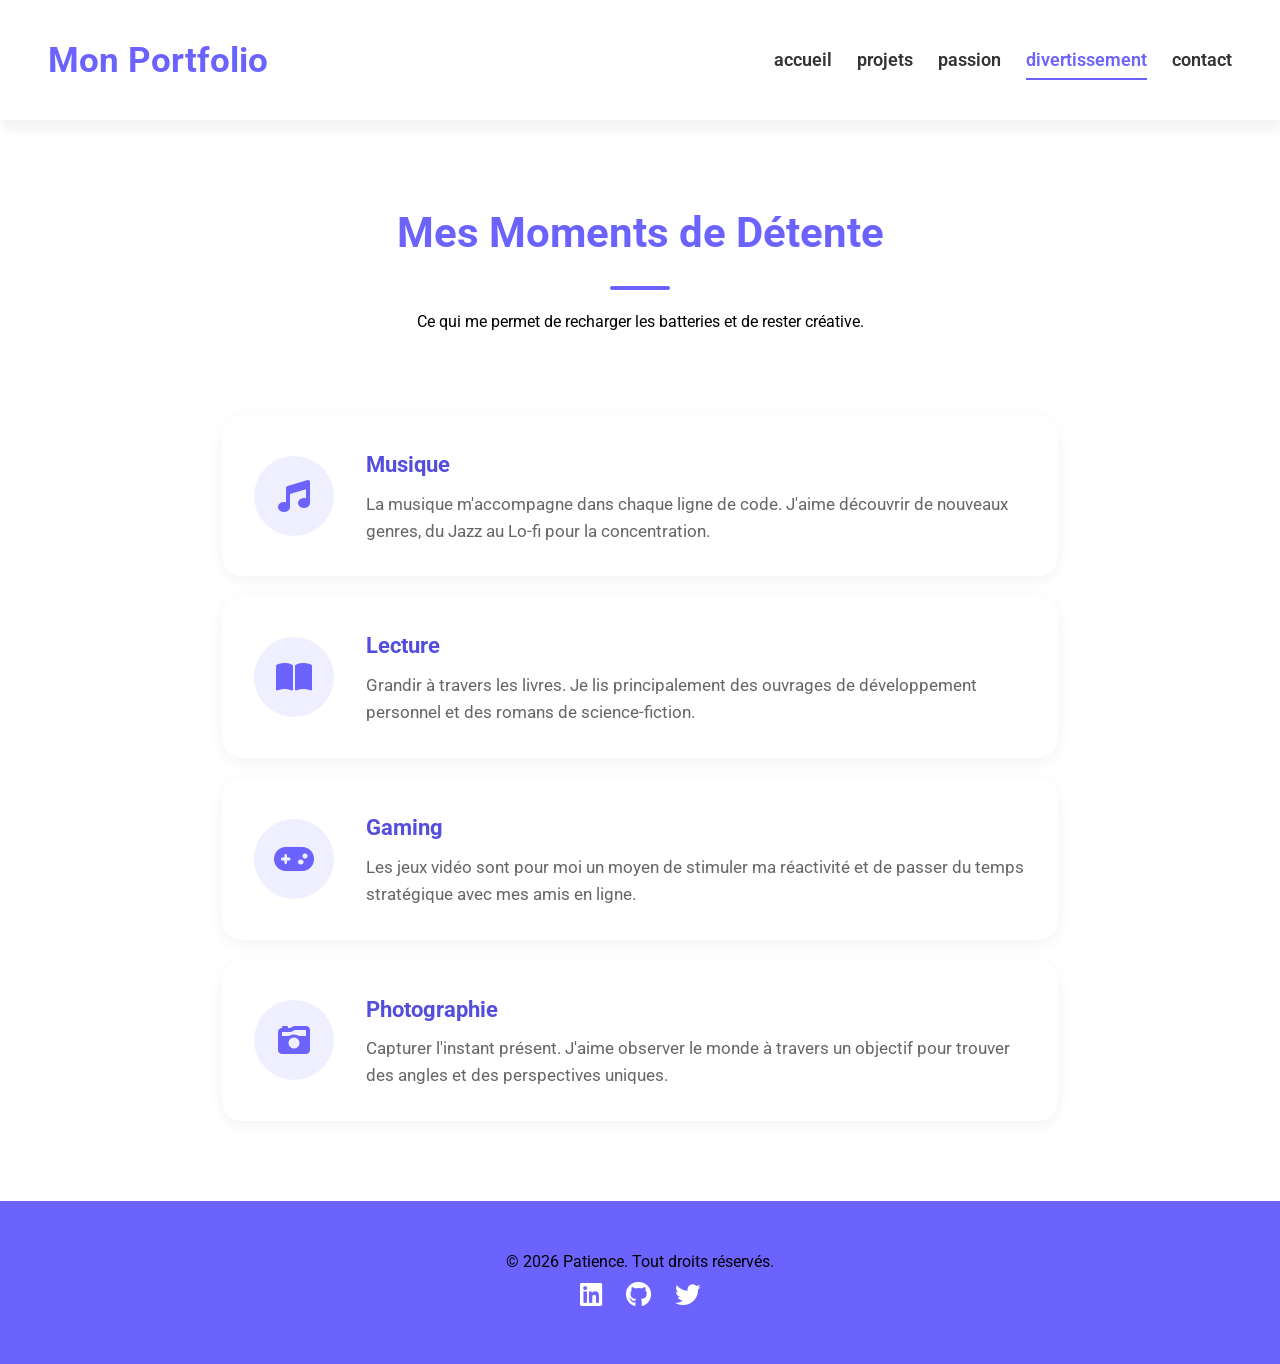
<file: divertissement.html>
<!DOCTYPE html>
<html lang="fr">
<head>
    <meta charset="UTF-8">
    <meta name="viewport" content="width=device-width, initial-scale=1.0">
    <title>Divertissement - Mon Portfolio</title>
    <link rel="stylesheet" href="css/style.css">
    <link rel="stylesheet" href="https://cdnjs.cloudflare.com/ajax/libs/font-awesome/6.4.0/css/all.min.css">
    <link href="https://fonts.googleapis.com/css2?family=Roboto:wght@300;400;700&display=swap" rel="stylesheet">
</head>
<body>
    <header>
        <div>
            <a href="index.html">Mon Portfolio</a>
        </div>
        <nav>
            <ul>
                <li><a href="index.html">accueil</a></li>
                <li><a href="projets.html">projets</a></li>
                <li><a href="passions.html">passion</a></li>
                <li><a href="divertissement.html" class="active">divertissement</a></li>
                <li><a href="contact.html">contact</a></li>
            </ul>
        </nav>
    </header>

    <main>
        <section class="divertissement-header">
            <h2>Mes Moments de Détente</h2>
            <p>Ce qui me permet de recharger les batteries et de rester créative.</p>
        </section>

        <section class="divertissement-container">
            <div class="loisir-card">
                <div class="loisir-icon"><i class="fas fa-music"></i></div>
                <div class="loisir-info">
                    <h3>Musique</h3>
                    <p>La musique m'accompagne dans chaque ligne de code. J'aime découvrir de nouveaux genres, du Jazz au Lo-fi pour la concentration.</p>
                </div>
            </div>

            <div class="loisir-card">
                <div class="loisir-icon"><i class="fas fa-book-open"></i></div>
                <div class="loisir-info">
                    <h3>Lecture</h3>
                    <p>Grandir à travers les livres. Je lis principalement des ouvrages de développement personnel et des romans de science-fiction.</p>
                </div>
            </div>

            <div class="loisir-card">
                <div class="loisir-icon"><i class="fas fa-gamepad"></i></div>
                <div class="loisir-info">
                    <h3>Gaming</h3>
                    <p>Les jeux vidéo sont pour moi un moyen de stimuler ma réactivité et de passer du temps stratégique avec mes amis en ligne.</p>
                </div>
            </div>

            <div class="loisir-card">
                <div class="loisir-icon"><i class="fas fa-camera-retro"></i></div>
                <div class="loisir-info">
                    <h3>Photographie</h3>
                    <p>Capturer l'instant présent. J'aime observer le monde à travers un objectif pour trouver des angles et des perspectives uniques.</p>
                </div>
            </div>
        </section>
    </main>

    <footer>
        &copy; 2026 Patience. Tout droits réservés.
        <div>
            <a href=""><i class="fab fa-linkedin"></i></a>
            <a href=""><i class="fab fa-github"></i></a>
            <a href=""><i class="fab fa-twitter"></i></a>
        </div>
    </footer>
</body>
</html>
</file>
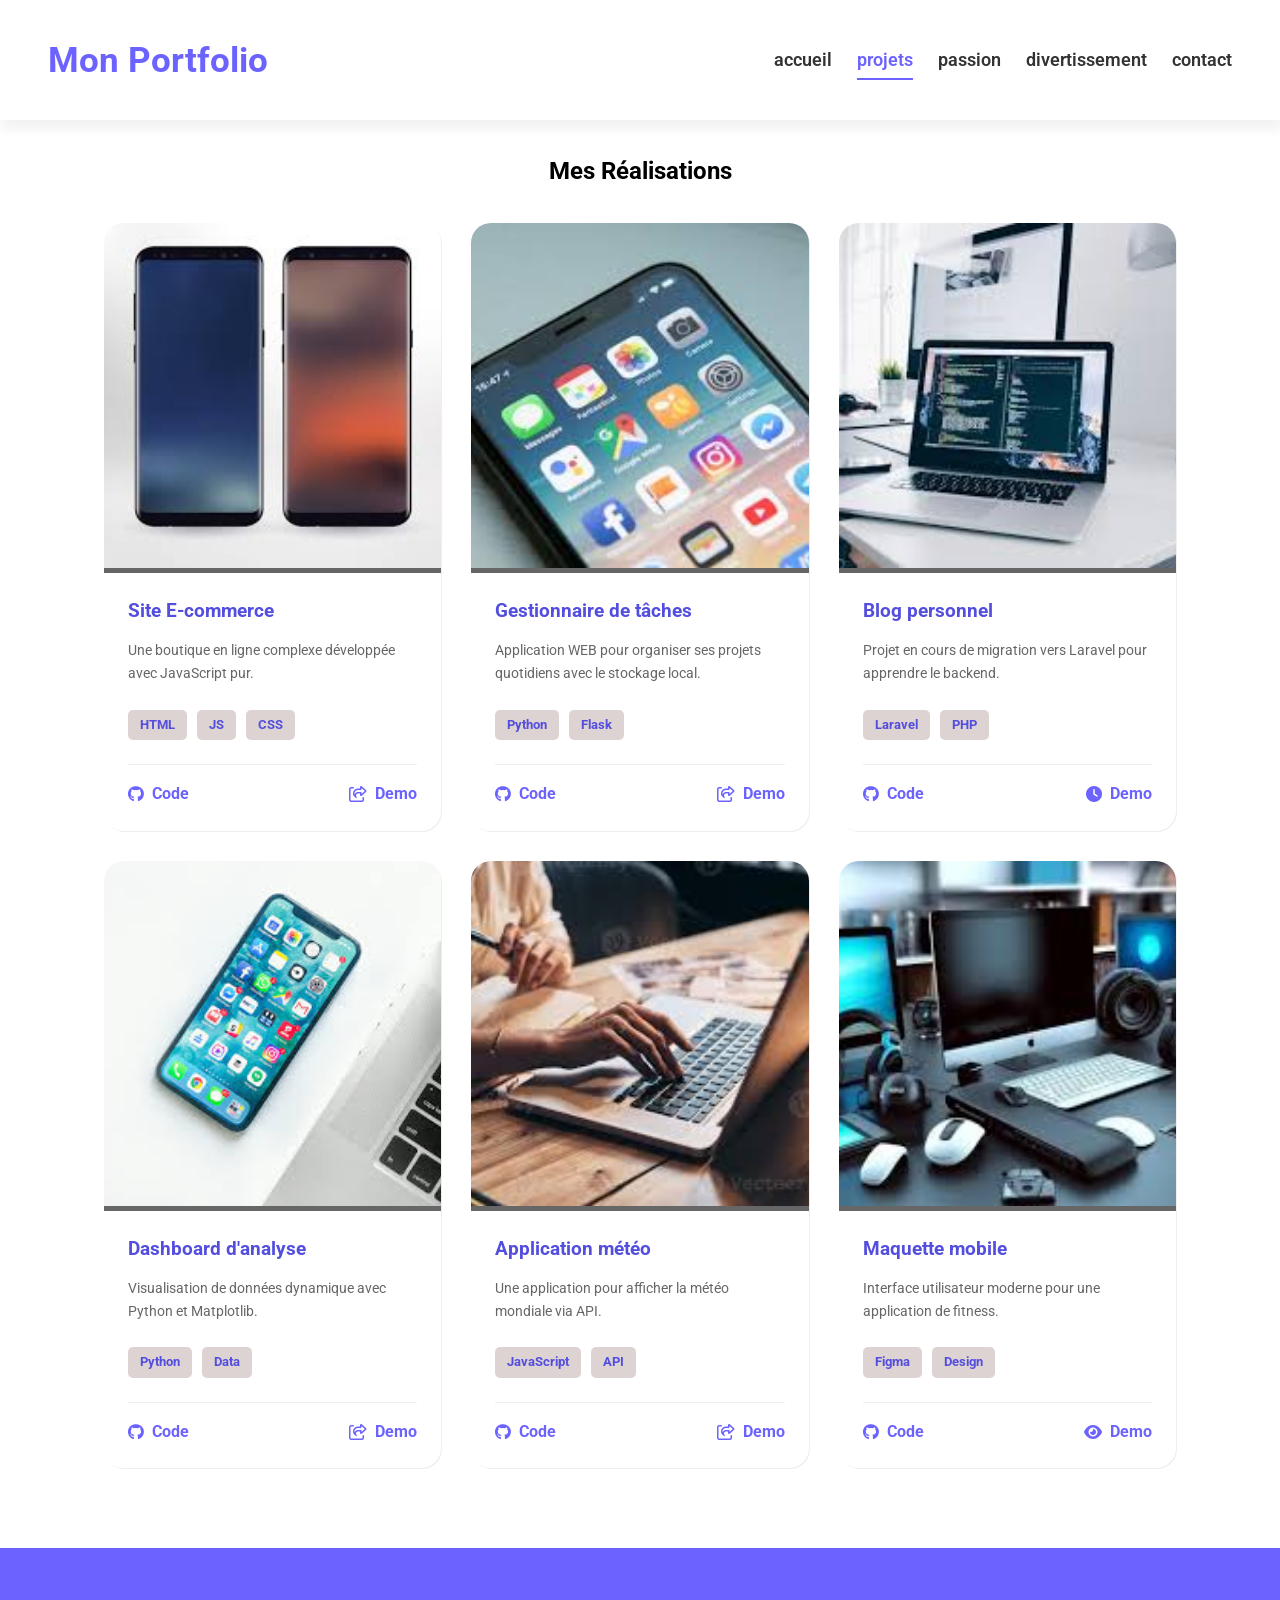
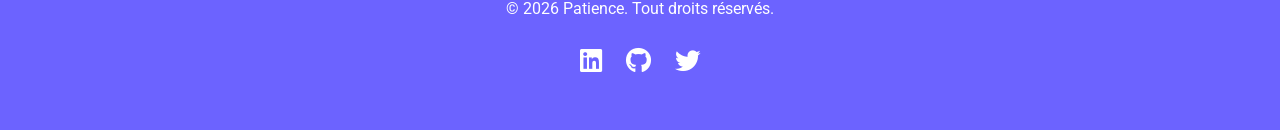
<file: projets.html>
<!DOCTYPE html>
<html lang="fr">
<head>
    <meta charset="UTF-8">
    <meta name="viewport" content="width=device-width, initial-scale=1.0">
    <title>Mon Portfolio - Projets</title>
    <link rel="stylesheet" href="css/style.css">
    <link rel="stylesheet" href="https://cdnjs.cloudflare.com/ajax/libs/font-awesome/6.4.2/css/all.min.css">
    <link rel="preconnect" href="https://fonts.googleapis.com">
    <link rel="preconnect" href="https://fonts.gstatic.com" crossorigin>
    <link href="https://fonts.googleapis.com/css2?family=Roboto:wght@100..900&display=swap" rel="stylesheet">
</head>
<body>
    <header>
        <div>
            <a href="index.html">Mon Portfolio</a>
        </div>
        <nav>
            <ul>
                <li><a href="index.html">accueil</a></li>
                <li><a href="projets.html" class="active">projets</a></li>
                <li><a href="passions.html">passion</a></li>
                <li><a href="divertissement.html">divertissement</a></li>
                <li><a href="contact.html">contact</a></li>
            </ul>
        </nav>
    </header>

    <main>
        <section style="text-align: center; margin-top: 2rem;">
            <h1 class="titre">Mes Réalisations</h1>
        </section>

        <div class="realisation">
            <div class="carte">
                <div class="font">
                    <img src="images/téléchargement (1).jpg" alt="E-commerce">
                </div>
                <div class="detail">
                    <h3>Site E-commerce</h3>
                    <p>Une boutique en ligne complexe développée avec JavaScript pur.</p>
                    <div class="tech">
                        <a href="#">HTML</a>
                        <a href="#">JS</a>
                        <a href="#">CSS</a>
                    </div>
                    <div class="ref">
                        <div class="partage">
                            <a href="#"><i class="fab fa-github"></i> Code</a>
                            <a href="#"><i class="fa-regular fa-share-from-square"></i> Demo</a>
                        </div>
                    </div>
                </div>
            </div>

            <div class="carte">
                <div class="font">
                    <img src="images/téléchargement (2).jpg" alt="Gestionnaire">
                </div>
                <div class="detail">
                    <h3>Gestionnaire de tâches</h3>
                    <p>Application WEB pour organiser ses projets quotidiens avec le stockage local.</p>
                    <div class="tech">
                        <a href="#">Python</a>
                        <a href="#">Flask</a>
                    </div>
                    <div class="ref">
                        <div class="partage">
                            <a href="#"><i class="fab fa-github"></i> Code</a>
                            <a href="#"><i class="fa-regular fa-share-from-square"></i> Demo</a>
                        </div>
                    </div>
                </div>
            </div>

            <div class="carte">
                <div class="font">
                    <img src="images/images.jpg" alt="Blog">
                </div>
                <div class="detail">
                    <h3>Blog personnel</h3>
                    <p>Projet en cours de migration vers Laravel pour apprendre le backend.</p>
                    <div class="tech">
                        <a href="#">Laravel</a>
                        <a href="#">PHP</a>
                    </div>
                    <div class="ref">
                        <div class="partage">
                            <a href="#"><i class="fab fa-github"></i> Code</a>
                            <a href="#"><i class="fa-solid fa-clock"></i> Demo</a>
                        </div>
                    </div>
                </div>
            </div>

            <div class="carte">
                <div class="font">
                    <img src="images/téléchargement.jpg" alt="Dashboard">
                </div>
                <div class="detail">
                    <h3>Dashboard d'analyse</h3>
                    <p>Visualisation de données dynamique avec Python et Matplotlib.</p>
                    <div class="tech">
                        <a href="#">Python</a>
                        <a href="#">Data</a>
                    </div>
                    <div class="ref">
                        <div class="partage">
                            <a href="#"><i class="fab fa-github"></i> Code</a>
                            <a href="#"><i class="fa-regular fa-share-from-square"></i> Demo</a>
                        </div>
                    </div>
                </div>
            </div>

            <div class="carte">
                <div class="font">
                    <img src="images/images (1).jpg" alt="Météo">
                </div>
                <div class="detail">
                    <h3>Application météo</h3>
                    <p>Une application pour afficher la météo mondiale via API.</p>
                    <div class="tech">
                        <a href="#">JavaScript</a>
                        <a href="#">API</a>
                    </div>
                    <div class="ref">
                        <div class="partage">
                            <a href="#"><i class="fab fa-github"></i> Code</a>
                            <a href="#"><i class="fa-regular fa-share-from-square"></i> Demo</a>
                        </div>
                    </div>
                </div>
            </div>

            <div class="carte">
                <div class="font">
                    <img src="images/images (2).jpg" alt="Design">
                </div>
                <div class="detail">
                    <h3>Maquette mobile</h3>
                    <p>Interface utilisateur moderne pour une application de fitness.</p>
                    <div class="tech">
                        <a href="#">Figma</a>
                        <a href="#">Design</a>
                    </div>
                    <div class="ref">
                        <div class="partage">
                            <a href="#"><i class="fab fa-github"></i> Code</a>
                            <a href="#"><i class="fa-solid fa-eye"></i> Demo</a>
                        </div>
                    </div>
                </div>
            </div>
        </div>
    </main>

    <footer>
        <p>&copy; 2026 Patience. Tout droits réservés.</p>
        <div>
            <a href="#"><i class="fab fa-linkedin"></i></a>
            <a href="#"><i class="fab fa-github"></i></a>
            <a href="#"><i class="fab fa-twitter"></i></a>
        </div>
    </footer>
</body>
</html>
</file>
<file: css/style.css>
:root{
    --violet-doux:#6C63FF;
    --violet-fonce:#534EDD;
    --orange-vif:#FFA726;
    --gris-tres-fonce:#333;
    --gris-fonce:#666;
    --gris-tres-clair:#ded3d3;
    --gris-clair:#EEE;

}
*{
    margin: 0;
    padding: 0;
    box-sizing: border-box;
}
body{
    background-color: var (--gris-tres-clair);
    font-family: Roboto,sans-serif;
    line-height: 1.6;
}
header{
    background-color: white;
    box-shadow: 2px 10px 10px rgba(0, 0, 0, 0.05);
    position: sticky;
    top: 0;
    z-index: 1000;
    display: flex;
    justify-content: space-between;
    align-items: center;
    padding: 2rem 3rem;
}
header div a{
    text-decoration: none;
    font-size: 2.2rem;
    font-weight: bold;
    color: var(--violet-doux);
}

ul li {
    list-style: none;
    margin-left: 25px;
}
ul {
    display: flex;
}
ul li a{
    text-decoration: none;
    color: var(--gris-tres-fonce);
    font-weight: 600;
    font-size: 1.1rem;
    position: relative;
    padding: 10px 0;
}
ul li a:hover{
    color: var(--violet-doux);
}

ul li a::after{
    content:'';
    position: absolute;
    left: 0;
    bottom: 0;
    height: 2.5px;
    width: 0%;
    background-color: var(--violet-doux);
    transition: width 0.3s ease;
}
ul li a:hover::after{
    width: 100%;
}
a.active{
    color: var(--violet-doux);
}
a.active::after{
    width: 100%;
}
.hero{
    display: flex;
    justify-content: center;
    align-items: center;
    gap: 5rem;
    text-align: center;
    margin: 10rem 2rem;
}
.hero img{
    width: 300px;
    height: 300px;
    object-fit: cover;
    border-radius: 50%;
    border: 8px solid var(--violet-doux);
}
.hero h1{
    color: var(--violet-doux);
    font-size: 4rem;
    font-weight: 700;
    margin-bottom: 1.2rem;
}
.hero p {
    color: var(--gris-fonce);
    font-size: 1.3rem;
    margin-bottom: 1.2rem;
}
.hero a {
    text-decoration: none;
    display: inline-block;
    background-color: var(--violet-doux);
    color: white;
    padding: 15px  30px;
    border-radius: 25px;
    text-transform: uppercase;
    letter-spacing: 1.1px;
    font-weight: 600;
    margin-top: 1rem;
    transition: background-color 0.3s ease ,transform 0.2s ease;
}
.hero a :hover {
    background-color: var(--violet-fonce);
    transform: translateY(-3px);
}.apropos {
    width: 800px;
    margin: 6rem auto;
    text-align: center;
}
section h2{
    color: var(--violet-doux);
    font-size: 2.6rem;
    font-weight: 700;
    position: relative;
    text-align: center;
}
section h2::after {
    content: '';
    display: block;
    width: 60px;
    height: 4px;
    background-color: var(--violet-doux);
    margin: 1.2rem auto;
    border-radius: 2px;
}
.apropos p{
    margin-bottom: 2rem;
    color: var(--gris-fonce);
    font-size: 1.3rem;
}
.compétences table{
    width: 80%;
    margin: 0 auto;
    border-collapse: collapse;
    background-color:#fff;
    box-shadow: 0 5px 15px rgba(0,0,0,0.08);
    border-radius: 10px;
    overflow: hidden;
}
.compétences table th,.compétences td{
    padding: 15px;
}
.compétences table thead{
    background-color: var(--violet-doux);
    color:#fff;
    text-transform: uppercase;
}
.compétences table tbody td{
    border-bottom: 1px solod var(--gris-clair);
}

.compétences table tbody tr:nth-child(even){
    background-color: white;
}

.compétences table tbody tr {
    transition: backgroud-color 0.3s ease;
}

.compétences table tbody tr:hover {
    background-color: white;
}
.compétences table thead th {
    text-align: left;
}
footer{
    margin-top: 3rem;
    background-color: var(--violet-doux);
    padding: 3rem 0;
    text-align: center;
}
footer p{
    color: white;
    margin-bottom: 1.2rem;
}
footer a{
    display: inline-block;
    font-size: 1.6rem;
    color: white;
    margin: 0 10px;
    transition: color 0.3s ease , transform 0 .2 s ease;
}
footer a:hover {
    color: var(--orange-vif);
    transform: translateY(-3px);
}
.realisation{
    display: grid;
    grid-template-columns: repeat(auto-fit, minmax(350PX,1fr));
    gap: 50px 30px;
    padding: 1rem 7rem;
}
.realisation .carte{
    background-color: white;
    display: block;
    border-radius: 20px;
    overflow: hidden;
    box-shadow: 1px 1px var(--gris-clair);
}
.realisation .carte .font{
    height: 350px;
    border-bottom: 5px solid var(--gris-fonce);
    overflow: hidden;
}
.realisation.carte img{
    width: 100%;
    height: 350px;
    object-fit: cover;
    opacity: 0.6;
}
.realisation.carte img:hover{
    transition: 0.3s ease-in-out;
    scale: 1.1;
    opacity: 1;    
}
.realisation.carte.detail{
    padding: 1rem;
}
.realisation.carte.detail h3 {
    color: var(--violet-fonce);
    font-size: 20px;
    margin-bottom: 1rem;
}
.realisation.carte.detail p{
    color: var(--violet-fonce);
    font-size: 16px;
    margin-bottom: 1rem;
}
.realisation.carte.detail.tech{
    display: flex;
    gap: 20px;
}
.realisation.carte.detail.tech a{
    background-color: var(--gris-clair);
    text-decoration: none;
    font-weight: 700;
    color: var(--violet-fonce);
    border-radius: 10px;
    padding: 0 10px;
    margin-bottom: 1rem;
    align-self: center;
}
.realisation.carte.detail.tech a :hover{
    transition: 0.2s ease-in-out;
    background-color: var(--violet-fonce);
    color: white;
    font-size: 14px;
}
.realisation.carte.ref{
    display: flex;
    justify-content: space-between;
    border-top: 2px solid var(--gris-clair);
    padding: 1rem;
}.realisation.carte.ref.partage{
    display: flex;
    justify-content: space-between;
    align-items: center;
    gap: 10px;
}
.realisation.carte.ref.partage p{
    font-weight: bold;
}.realisation.carte.ref.partage p :hover,.realisation.carte.ref.partage a : :hover{
    transition: 0.2s ease-in-out;
    color:var(--violet-fonce);
    transform: translate3d(-1px,-2px,)
}


/* Icônes dans les liens (si tu les ajoutes dans le HTML) */
.realisation a::before {
    margin-right: 5px;
    font-family: "Font Awesome 6 Free";
    font-weight: 900;
}
/* --- Styles additionnels pour la page Contact --- */

.contact-section {
    max-width: 1000px;
    margin: 6rem auto;
    padding: 0 2rem;
}

.contact-container {
    display: flex;
    justify-content: space-between;
    gap: 4rem;
    margin-top: 3rem;
}

.contact-form {
    flex: 1;
    background: white;
    padding: 2.5rem;
    border-radius: 15px;
    box-shadow: 0 10px 30px rgba(0,0,0,0.05);
}

.form-group {
    margin-bottom: 1.5rem;
    text-align: left;
}

.form-group label {
    display: block;
    font-weight: 600;
    margin-bottom: 0.5rem;
    color: var(--gris-tres-fonce);
}

.form-group input {
    width: 100%;
    padding: 12px;
    border: 1px solid var(--gris-tres-clair);
    border-radius: 8px;
    outline-color: var(--violet-doux);
}

.btn-submit {
    width: 100%;
    background-color: var(--violet-doux);
    color: white;
    border: none;
    padding: 15px;
    border-radius: 30px;
    font-weight: 600;
    text-transform: uppercase;
    cursor: pointer;
    transition: 0.3s;
}

.btn-submit:hover {
    background-color: var(--violet-fonce);
}

.contact-info {
    flex: 1;
    text-align: left;
}

.info-item {
    display: flex;
    align-items: center;
    gap: 10px;
    margin-bottom: 2rem;
    font-size: 1.2rem;
    color: var(--gris-fonce);
}

.info-item i {
    color: var(--violet-doux);
}

.social-box {
    display: flex;
    flex-direction: column;
    gap: 15px;
}

.social-box a {
    text-decoration: none;
    color: white;
    padding: 12px 20px;
    border-radius: 8px;
    display: flex;
    align-items: center;
    gap: 10px;
    font-weight: 600;
    transition: transform 0.2s;
}

.whatsapp { background-color: #25D366; }
.telegram { background-color: #0088cc; }

.social-box a:hover {
    transform: scale(1.02);
    opacity: 0.9;
}

.phone-display {
    margin-top: 2rem;
    color: var(--gris-tres-fonce);
}

/* Ajustement pour mobile */
@media (max-width: 768px) {
    .contact-container {
        flex-direction: column;
    }
}


/* --- Grille des réalisations --- */
.realisation {
    display: grid;
    /* Crée 3 colonnes égales */
    grid-template-columns: repeat(3, 1fr); 
    gap: 30px; /* Espace entre les cartes */
    padding: 2rem 5%; /* Espace sur les côtés */
    max-width: 1200px;
    margin: 0 auto;
}

.carte {
    background-color: white;
    border-radius: 15px;
    overflow: hidden;
    box-shadow: 0 4px 15px rgba(0,0,0,0.1);
    display: flex;
    flex-direction: column;
    transition: transform 0.3s ease;
}

.carte:hover {
    transform: translateY(-5px);
}

/* --- Images des projets --- */
.carte .font {
    height: 250px;
    width: 100%;
    overflow: hidden;
}

.carte .font img {
    width: 100%;
    height: 100%;
    object-fit: cover; /* L'image remplit tout l'espace sans se déformer */
    display: block;
}

/* --- Contenu de la carte --- */
.detail {
    padding: 1.5rem;
    flex-grow: 1; /* Pousse le contenu vers le bas pour que les cartes aient la même taille */
    display: flex;
    flex-direction: column;
}

.detail h3 {
    color: var(--violet-fonce);
    margin-bottom: 0.8rem;
}

.detail p {
    color: var(--gris-fonce);
    font-size: 0.9rem;
    margin-bottom: 1.5rem;
}

/* --- Tags Technologies --- */
.tech {
    display: flex;
    flex-wrap: wrap;
    gap: 10px;
    margin-bottom: 1.5rem;
}

.tech a {
    background-color: var(--gris-tres-clair);
    text-decoration: none;
    color: var(--violet-fonce);
    padding: 5px 12px;
    border-radius: 5px;
    font-size: 0.8rem;
    font-weight: bold;
}

/* --- Liens Code & Demo (Espace entre les liens) --- */
.partage {
    display: flex;
    justify-content: space-between; /* Met un lien à gauche et un à droite */
    align-items: center;
    border-top: 1px solid var(--gris-clair);
    padding-top: 1rem;
    margin-top: auto; /* Aligne toujours en bas de la carte */
}

.partage a {
    text-decoration: none;
    color: var(--violet-doux);
    font-weight: bold;
    display: flex;
    align-items: center;
    gap: 8px; /* Espace entre l'icône et le texte */
}

.partage a:hover {
    color: var(--orange-vif);
}

/* --- Responsive : 2 colonnes sur tablette, 1 sur mobile --- */
@media (max-width: 992px) {
    .realisation {
        grid-template-columns: repeat(2, 1fr);
    }
}

@media (max-width: 600px) {
    .realisation {
        grid-template-columns: 1fr;
    }
}


/* --- Styles pour la page Passions --- */

.passions-hero {
    text-align: center;
    padding: 4rem 2rem;
    background-color: white;
    margin-bottom: 2rem;
}

.passions-hero h2 {
    margin-bottom: 1rem;
}

.passions-grid {
    display: grid;
    grid-template-columns: repeat(auto-fit, minmax(300px, 1fr));
    gap: 30px;
    padding: 2rem 5%;
    max-width: 1200px;
    margin: 0 auto;
}

.passion-card {
    background: white;
    padding: 2rem;
    border-radius: 15px;
    text-align: center;
    box-shadow: 0 5px 15px rgba(0,0,0,0.05);
    transition: transform 0.3s ease;
}

.passion-card:hover {
    transform: translateY(-10px);
    border-bottom: 4px solid var(--violet-doux);
}

.passion-card i {
    font-size: 3rem;
    color: var(--violet-doux);
    margin-bottom: 1.5rem;
}

.passion-card h3 {
    color: var(--violet-fonce);
    margin-bottom: 1rem;
    font-size: 1.5rem;
}

.passion-card p {
    color: var(--gris-fonce);
    font-size: 1rem;
    line-height: 1.6;
}

/* Correction de la couleur de fond du body (espace avant la parenthèse corrigé) */
body {
    background-color: var(--gris-tres-clair);
}

/* --- Styles pour la page Divertissement --- */

.divertissement-header {
    text-align: center;
    padding: 5rem 2rem;
}

.divertissement-container {
    max-width: 900px;
    margin: 0 auto 5rem;
    padding: 0 2rem;
    display: flex;
    flex-direction: column;
    gap: 20px;
}

.loisir-card {
    background: white;
    display: flex;
    align-items: center;
    padding: 2rem;
    border-radius: 20px;
    box-shadow: 0 4px 15px rgba(0,0,0,0.05);
    transition: transform 0.3s ease, box-shadow 0.3s ease;
}

.loisir-card:hover {
    transform: scale(1.02);
    box-shadow: 0 8px 25px rgba(0,0,0,0.1);
}

.loisir-icon {
    background-color: var(--violet-clair, #f0efff); /* une nuance plus claire du violet */
    color: var(--violet-doux);
    width: 80px;
    height: 80px;
    border-radius: 50%;
    display: flex;
    justify-content: center;
    align-items: center;
    font-size: 2rem;
    margin-right: 2rem;
    flex-shrink: 0;
}

.loisir-info h3 {
    color: var(--violet-fonce);
    margin-bottom: 0.5rem;
    font-size: 1.4rem;
}

.loisir-info p {
    color: var(--gris-fonce);
    font-size: 1.05rem;
}

/* Responsive Divertissement */
@media (max-width: 600px) {
    .loisir-card {
        flex-direction: column;
        text-align: center;
    }
    .loisir-icon {
        margin-right: 0;
        margin-bottom: 1.5rem;
    }
}

body {
    background-color: white; /* Force le fond en blanc */
    font-family: Roboto, sans-serif;
    line-height: 1.6;
}
</file>
